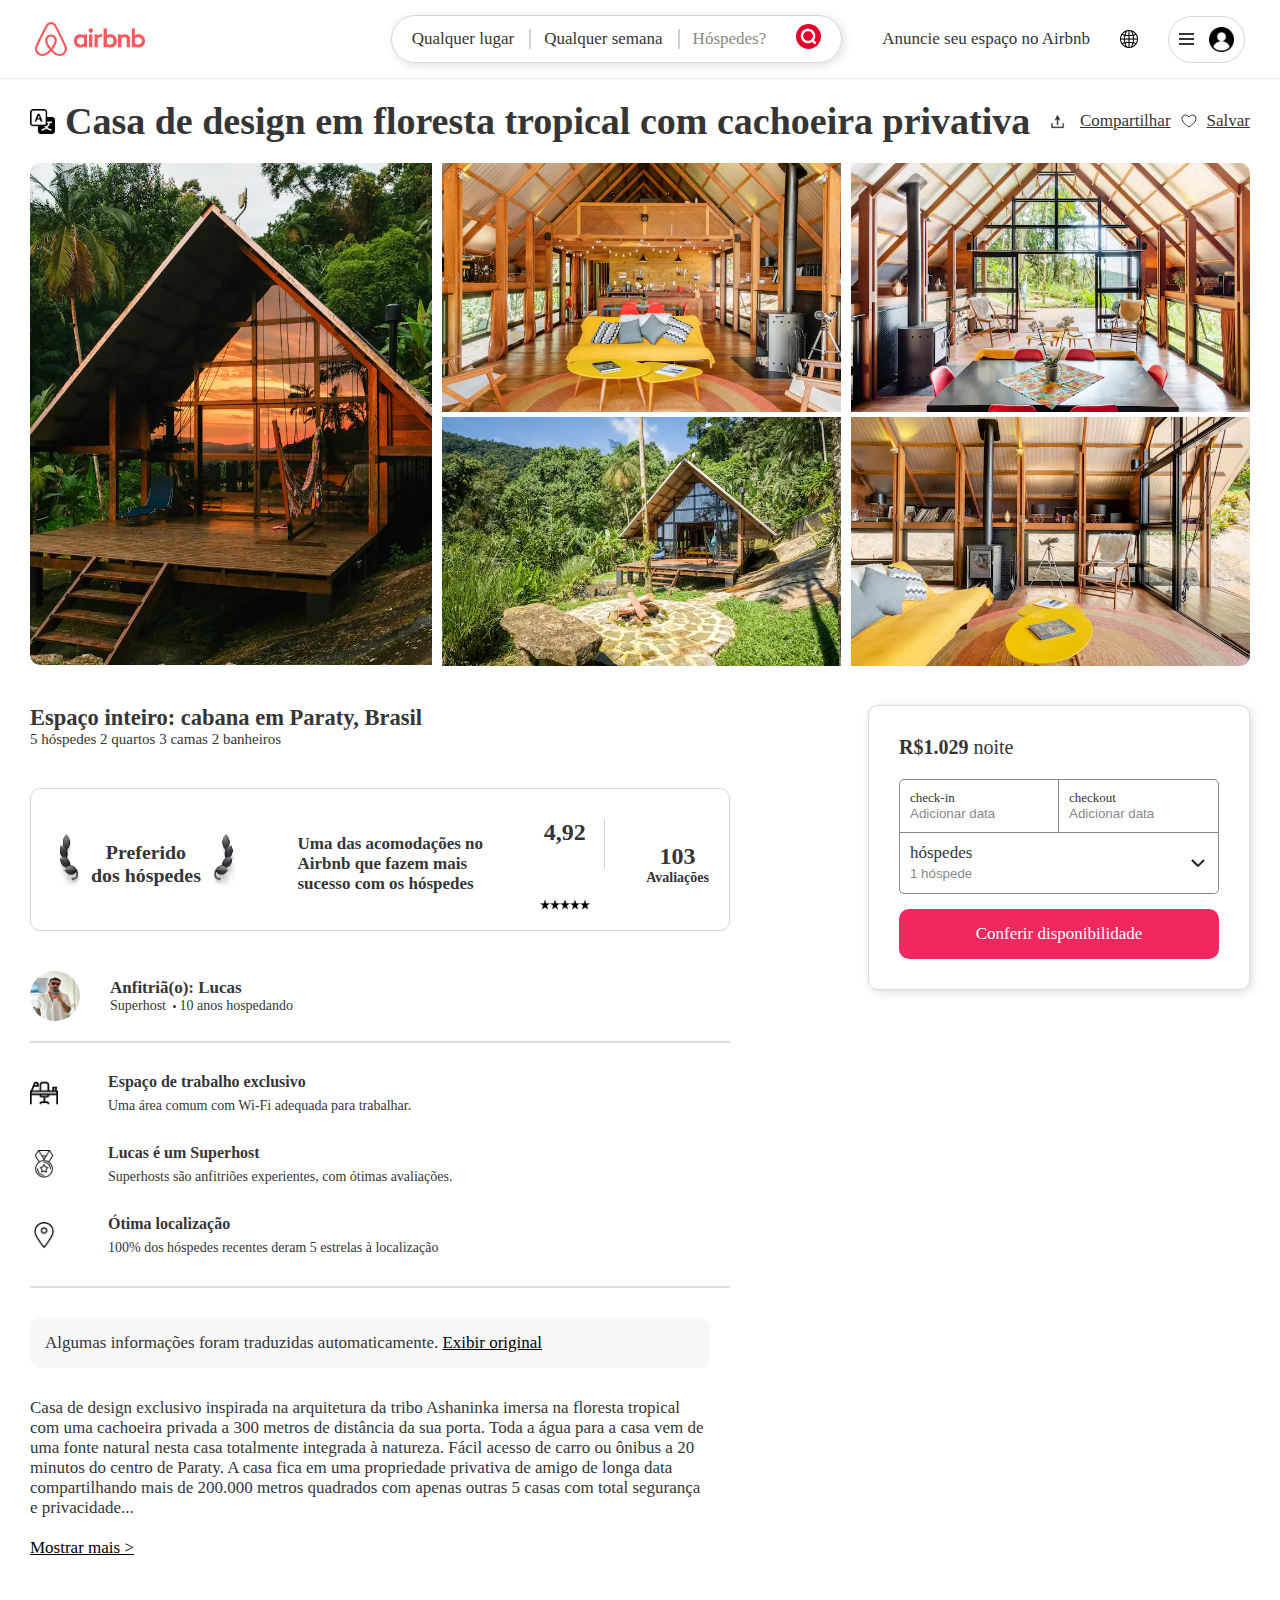
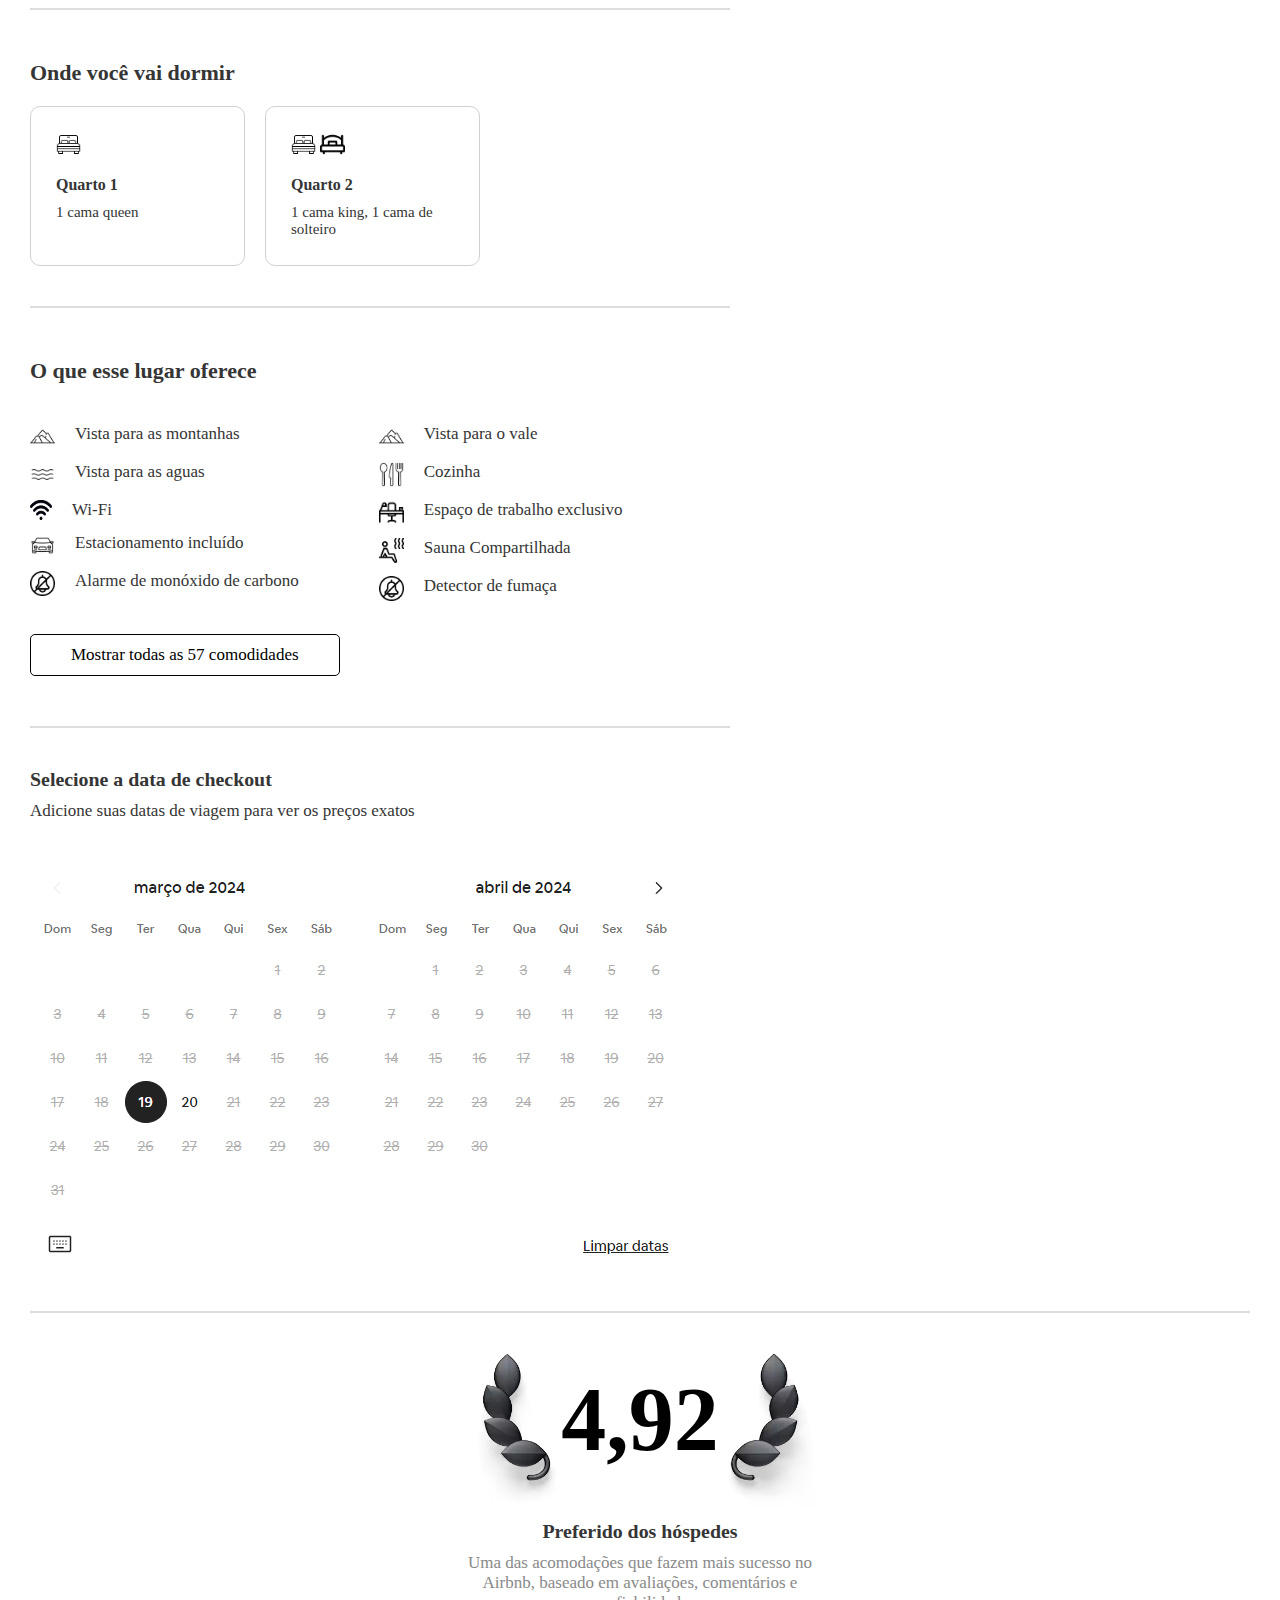
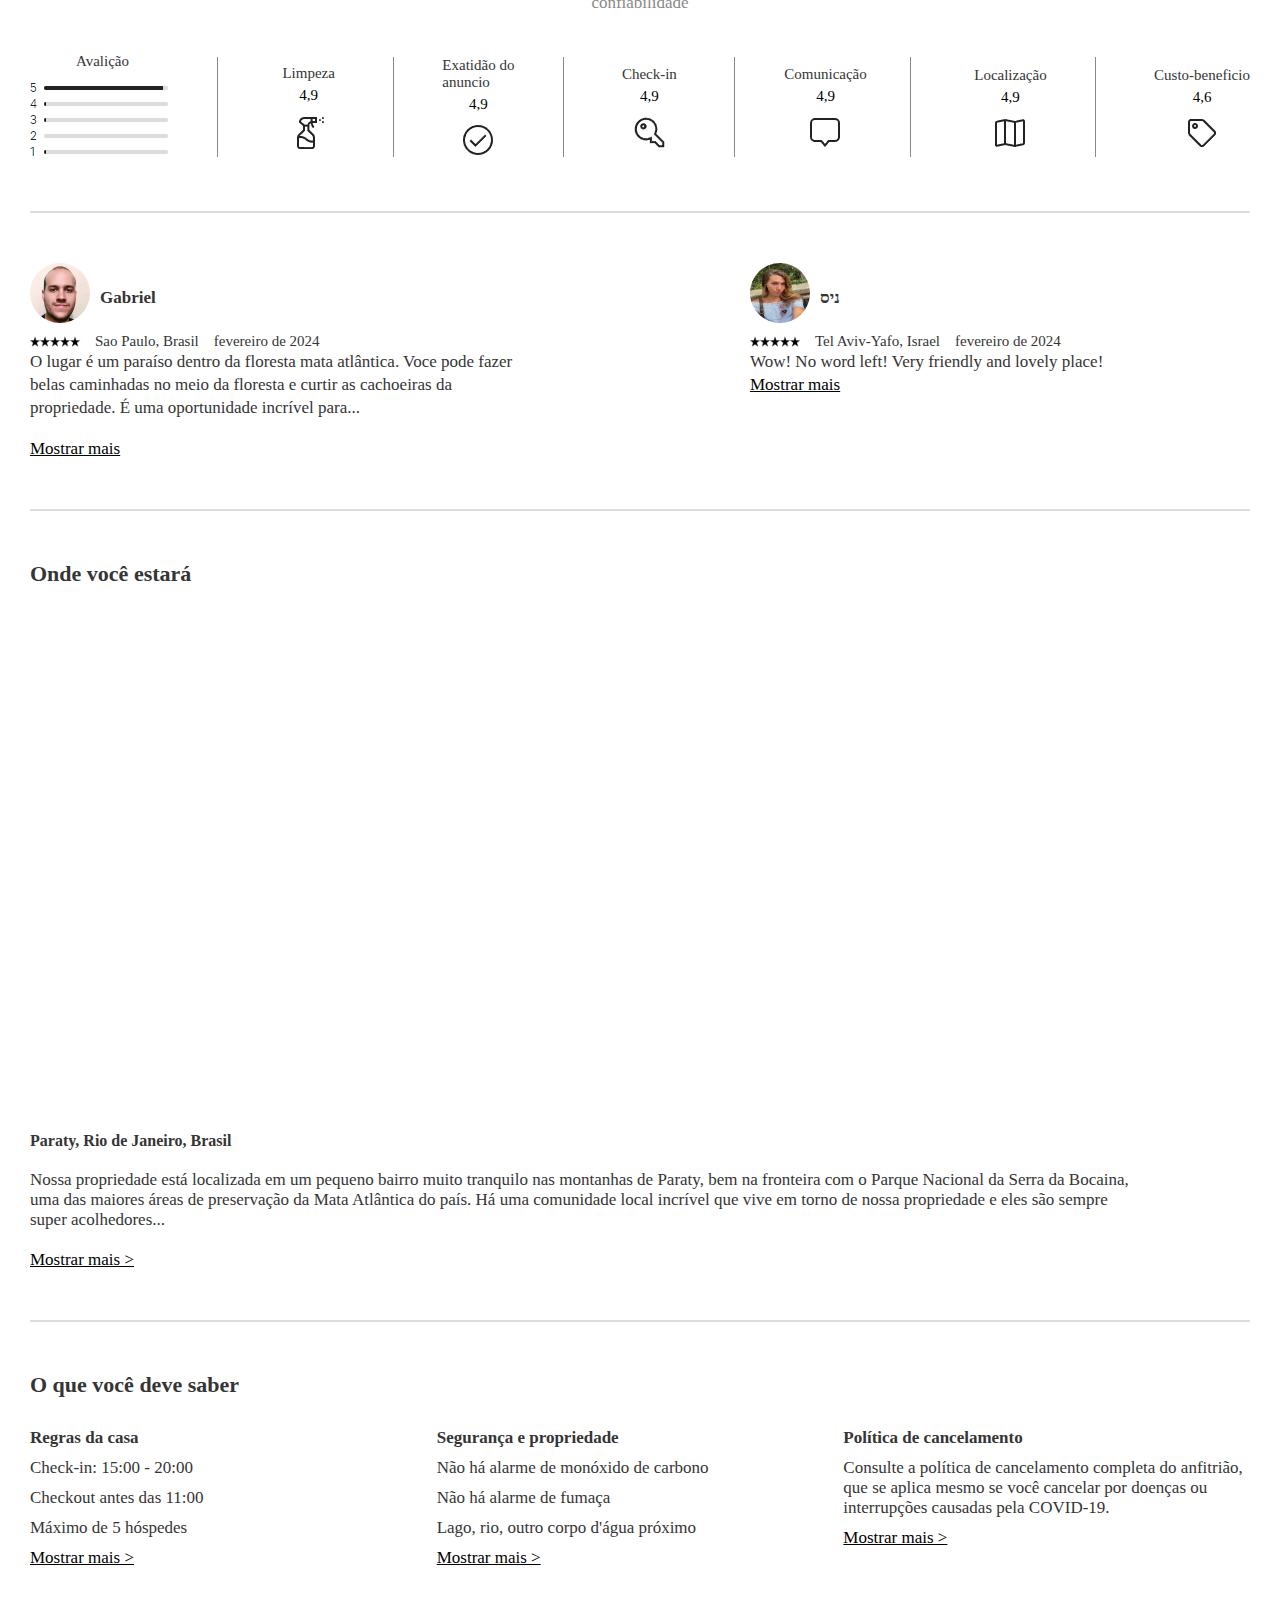
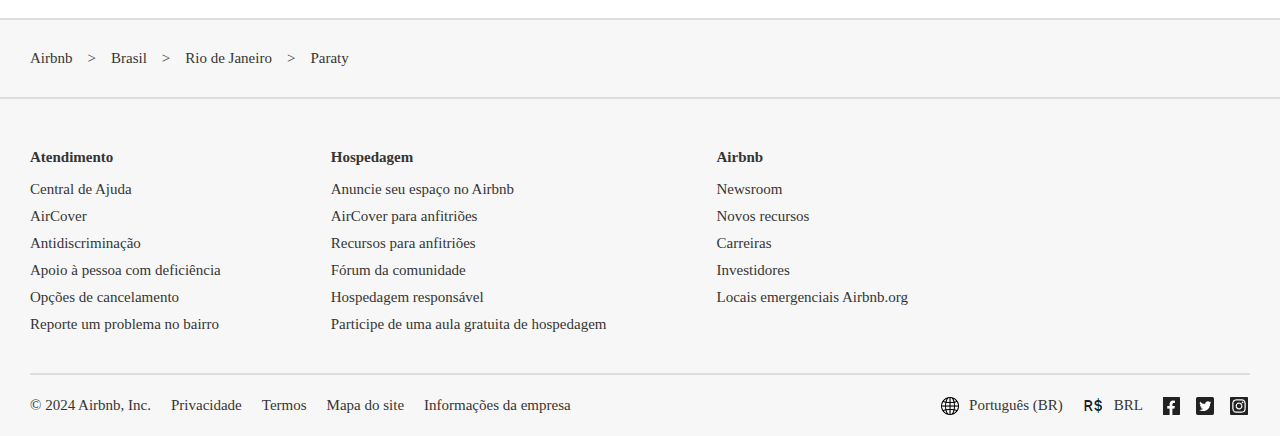
<file: index.html>
<!DOCTYPE html>
<html lang="en">
  <head>
    <meta charset="UTF-8" />
    <meta name="viewport" content="width=device-width, initial-scale=1.0" />
    <title id="titulo">Casa de design em floresta tropical</title>
    <link rel="icon" href="./imgs/aba.png" type="image/x-icon" />
    <link rel="stylesheet" href="./style.css" />
    <script src="javaScript.js" defer></script>
  </head>

  <body>
    <!-- ---------------------------------------INICIO HEADER ----------------------------- -->
    <header id="header">
      <img src="./imgs/logo.png" alt="logo" width="110px" />
      <div class="content-header">
        <div class="menu-content">
          <nav class="menu">
            <ul class="lista-menu">
              <li class="detalhe">
                <a href="">Qualquer lugar</a>
              </li>
              <li class="detalhe">
                <a href="">Qualquer semana</a>
              </li>
              <li class="hosp">
                <a href="">Hóspedes?</a>
              </li>
              <li>
                <a class="busca" href=""
                  ><img
                    class="busca"
                    src="./imgs/lupa.jpg"
                    alt="lupa"
                    width="25px"
                /></a>
              </li>
            </ul>
          </nav>
        </div>
        <div class="direita-content">
          <span><a href="">Anuncie seu espaço no Airbnb</a></span>
          <img src="./imgs/conexao.png" alt="conexao" width="18px" />
          <div class="login">
            <button class="hamburger"></button>
            <img src="./imgs/user.png" alt="user" width="25px" />
            <div id="hamburger-menu">
              <ul class="lista-menu-hamburger">
                <li><a href="#">Cadastrar-se</a></li>
                <li><a href="#">Entrar</a></li>
                <hr width="100%" color="#eeeee" />
                <li><a href="#">Cartões de presente</a></li>
                <li><a href="#">Anuncie seu espaço no Airbnb</a></li>
                <li><a href="#">Central de Ajuda</a></li>
              </ul>
            </div>
          </div>
        </div>
      </div>
    </header>
    <!-- --------------------------------------- FIM HEADER ----------------------------- -->

    <!-- ---------------------------------------INICIO TITULO ----------------------------- -->
    <section class="titulo-content">
      <div class="titulo">
        <div class="titulo-esquerda">
          <img src="./imgs/translate_icon.png" alt="tradutor" width="25px" />
          <h1>Casa de design em floresta tropical com cachoeira privativa</h1>
        </div>
        <div class="titulo-direita">
          <img src="./imgs/upload.jpg" alt="upload" width="25px" />
          <a href="">Compartilhar</a>
          <svg
            id="icone"
            xmlns="http://www.w3.org/2000/svg"
            viewBox="0 0 32 32"
            aria-hidden="true"
            role="presentation"
            focusable="false"
            style="
              display: block;
              fill: none;
              height: 16px;
              width: 16px;
              stroke: currentcolor;
              stroke-width: 2;
              overflow: visible;
            "
          >
            <path
              d="M16 28c7-4.73 14-10 14-17a6.98 6.98 0 0 0-7-7c-1.8 0-3.58.68-4.95 2.05L16 8.1l-2.05-2.05a6.98 6.98 0 0 0-9.9 0A6.98 6.98 0 0 0 2 11c0 7 7 12.27 14 17z"
            ></path>
          </svg>
          <a id="favoritar" href="">Salvar</a>
        </div>
      </div>
    </section>
    <!-- ---------------------------------------FIM TITULO ----------------------------- -->

    <!-- ---------------------------------------INICIO FOTOS ----------------------------- -->

    <section class="fotos">
      <div class="fotos-content">
        <span
          ><a id="myBtn" href="pages/slider.html"
            ><img
              class="foto-principal"
              src="imgs/principal.png"
              alt="foto da parte da frente da casa"
              width="100%"
              height="100%" /></a
        ></span>
        <div class="fotos-secundarias">
          <div>
            <span
              ><a href="pages/slider.html"
                ><img
                  class="foto2"
                  src="imgs/img_2.png"
                  alt="foto da sala de estar e cozinha"
                  width="100%"
                  height="249px" /></a
            ></span>
            <span
              ><a href="pages/slider.html"
                ><img
                  class="foto4"
                  src="imgs/img_3.png"
                  alt="area externa com fogueira"
                  width="100%"
                  height="249px" /></a
            ></span>
          </div>
          <div>
            <span
              ><a href="pages/slider.html"
                ><img
                  class="foto3"
                  src="imgs/img_4.png"
                  alt="interior da casa com mesa de jantar"
                  width="100%"
                  height="249px" /></a
            ></span>
            <span
              ><a id="myBtn" href="pages/slider.html" target="_self"
                ><img
                  class="foto5"
                  src="imgs/img_5.png"
                  alt="sala de estar com lareira"
                  width="100%"
                  height="249px" /></a
            ></span>
          </div>
        </div>
      </div>
    </section>
    <!-- ---------------------------------------FIM FOTOS ----------------------------- -->

    <!-- ---------------------------------------INICIO INFORMAÇÕES ----------------------------- -->
    <main id="main">
      <div class="main-content">
        <section id="informacoes">
          <div class="loc">
            <h2>Espaço inteiro: cabana em Paraty, Brasil</h2>
            <p id="comodos">5 hóspedes 2 quartos 3 camas 2 banheiros</p>
          </div>
          <div class="preferido">
            <div class="preferido-hospedes">
              <img
                src="./imgs/trevo_esquerdo.avif"
                alt="trevo"
                width="30px"
                height="60px"
              />
              <h3>
                Preferido <br />
                dos hóspedes
              </h3>
              <img
                src="./imgs/trevo_direito.avif"
                alt="trevo"
                width="30px"
                height="60px"
              />
            </div>
            <h4>
              Uma das acomodações no <br />
              Airbnb que fazem mais <br />
              sucesso com os hóspedes
            </h4>
            <div class="estrelas">
              <p id="avaliacao">4,92</p>
              <img
                src="./imgs/5_estrelas icon.png"
                alt="estrelas"
                width="50px"
              />
            </div>
            <div class="num-avaliacao">
              <p>103</p>
              <a>Avaliações</a>
            </div>
          </div>
        </section>
        <!-- ---------------------------------------FIM INFORMAÇÕES ----------------------------- -->

        <!-- ---------------------------------------INICIO ANFITRIÃO ----------------------------- -->
        <section id="anfitriao">
          <div class="anfitriao-content">
            <img
              class="img-anfitriao"
              src="./imgs/user_icon.webp"
              alt="user"
              width="50px"
              height="50px"
            />
            <div>
              <h4>Anfitriã(o): Lucas</h4>
              <p><span>Superhost </span> 10 anos hospedando</p>
            </div>
          </div>
          <hr color="#dddddd" />
          <div class="anfitriao-info">
            <div class="anfitriao-info1">
              <img
                src="./imgs/escritorio_icon.png"
                alt="escritorio"
                width="28px"
              />
              <div>
                <h4>Espaço de trabalho exclusivo</h4>
                <p>Uma área comum com Wi-Fi adequada para trabalhar.</p>
              </div>
            </div>
            <div class="anfitriao-info2">
              <img src="./imgs/medalha_icon.png" alt="medalha" width="28px" />
              <div>
                <h4>Lucas é um Superhost</h4>
                <p>
                  Superhosts são anfitriões experientes, com ótimas avaliações.
                </p>
              </div>
            </div>
            <div class="anfitriao-info3">
              <img src="./imgs/loc_icon.png" alt="loc" width="28px" />
              <div>
                <h4>Ótima localização</h4>
                <p>100% dos hóspedes recentes deram 5 estrelas à localização</p>
              </div>
            </div>
          </div>
        </section>
        <hr color="#dddddd" />
        <!-- ---------------------------------------FIM ANFITRIÃO ----------------------------- -->

        <!-- ---------------------------------------INICIO DISCRIÇÃO ----------------------------- -->
        <section class="discricao">
          <div class="discricao-traducao">
            <p>
              Algumas informações foram traduzidas automaticamente.
              <a href="">Exibir original</a>
            </p>
          </div>
          <div class="texto-discricao">
            <p>
              Casa de design exclusivo inspirada na arquitetura da tribo
              Ashaninka imersa na floresta tropical com uma cachoeira privada a
              300 metros de distância da sua porta. Toda a água para a casa vem
              de uma fonte natural nesta casa totalmente integrada à natureza.
              Fácil acesso de carro ou ônibus a 20 minutos do centro de Paraty.
              A casa fica em uma propriedade privativa de amigo de longa data
              compartilhando mais de 200.000 metros quadrados com apenas outras
              5 casas com total segurança e privacidade...
            </p>
          </div>
          <a href="">Mostrar mais > </a>
        </section>
        <hr color="#dddddd" />
        <!-- ---------------------------------------FIM DISCRIÇÃO ----------------------------- -->

        <!-- ---------------------------------------INICIO DORMIR ----------------------------- -->

        <section id="onde-dormir">
          <h3>Onde você vai dormir</h3>
          <div class="onde-dormir-quartos">
            <div class="quarto1">
              <img src="./imgs/cama icon.png" alt="cama" width="25px" />
              <h4>Quarto 1</h4>
              <p>1 cama queen</p>
            </div>
            <div class="quarto2">
              <div class="quarto2-img">
                <img src="./imgs/cama icon.png" alt="cama" width="25px" />
                <img
                  src="./imgs/cama_menor.png"
                  alt="cama menor"
                  width="25px"
                />
              </div>
              <h4>Quarto 2</h4>
              <p>1 cama king, 1 cama de</p>
              <p>solteiro</p>
            </div>
          </div>
        </section>
        <hr color="#dddddd" />
        <!-- ---------------------------------------FIM DORMIR ----------------------------- -->

        <!-- ---------------------------------------INICIO LUGAR OFERECE ----------------------------- -->

        <section id="lugar-oferece">
          <h3>O que esse lugar oferece</h3>
          <div class="comodidades-content">
            <div class="comodidades-esquerda">
              <div class="comodidades">
                <img
                  src="./imgs/montanha icon.png"
                  alt="montanha"
                  width="25px"
                />
                <p>Vista para as montanhas</p>
              </div>
              <div class="comodidades">
                <img src="./imgs/agua icon.png" alt="agua" width="25px" />
                <p>Vista para as aguas</p>
              </div>
              <div class="comodidades">
                <img src="./imgs/wifi icon.webp" alt="wifi" width="22px" />
                <p>Wi-Fi</p>
              </div>
              <div class="comodidades">
                <img src="./imgs/carro icon.png" alt="carro" width="25px" />
                <p>Estacionamento incluído</p>
              </div>
              <div class="comodidades">
                <img
                  src="./imgs/sem alarme icon.png"
                  alt="alarme"
                  width="25px"
                />
                <p>Alarme de monóxido de carbono</p>
              </div>
            </div>

            <div class="comodiades direita">
              <div class="comodidades">
                <img
                  src="./imgs/montanha icon.png"
                  alt="montanha"
                  width="25px"
                />
                <p>Vista para o vale</p>
              </div>
              <div class="comodidades">
                <img src="./imgs/talher icon.png" alt="talher" width="25px" />
                <p>Cozinha</p>
              </div>
              <div class="comodidades">
                <img
                  src="./imgs/escritorio_icon.png"
                  alt="escritorio"
                  width="25px"
                />
                <p>Espaço de trabalho exclusivo</p>
              </div>
              <div class="comodidades">
                <img src="./imgs/sauna icon.png" alt="sauna" width="25px" />
                <p>Sauna Compartilhada</p>
              </div>
              <div class="comodidades">
                <img
                  src="./imgs/sem alarme icon.png"
                  alt="alarme"
                  width="25px"
                />
                <p>Detector de fumaça</p>
              </div>
            </div>
          </div>
          <div class="todas-comodidades">
            <a href="">Mostrar todas as 57 comodidades</a>
          </div>
        </section>
        <hr color="#dddddd" />

        <!-- ---------------------------------------FIM LUGAR OFERECE ----------------------------- -->

        <!-- ---------------------------------------INICIO CALENDARIO ----------------------------- -->
        <section id="calendario">
          <div class="calendario-titulo">
            <h3>Selecione a data de checkout</h3>
            <p>Adicione suas datas de viagem para ver os preços exatos</p>
          </div>
          <img src="./imgs/calendario.png" alt="calendario" />
        </section>
      </div>
      <!-- ---------------------------------------FIM CALENDARIO ----------------------------- -->

      <!-- --------------------------- INICIO RESERVA ------------------------------  -->
      <article id="reserva">
        <div class="reserva-content">
          <div class="reserva-preco">
            <p><span id="preco">R$1.029</span> noite</p>
          </div>
          <div class="reserva-datas">
            <div class="reserva-adicionar-data">
              <div class="checkin">
                <p>check-in <br /></p>
                <button class="btn-adicionar-data">Adicionar data</button>
              </div>
              <div class="checkout">
                <p>checkout</p>
                <button class="btn-adicionar-data">Adicionar data</button>
              </div>
            </div>
            <div class="reserva-hospedes">
              <div>
                <p>hóspedes</p>
                <button class="btn-adicionar-data">1 hóspede</button>
              </div>
              <img src="./imgs/seta para baixo.png" alt="seta baixo" />
            </div>
          </div>
          <div class="reserva-conferir">
            <a href="">Conferir disponibilidade</a>
          </div>
        </div>
      </article>
    </main>

    <!-- --------------------------- FIM RESERVA ------------------------------  -->

    <!-- --------------------------- INICIO AVALIACAO DE SUCESSO ------------------------------  -->

    <section id="avaliacao-sucesso">
      <div class="avaliacao-sucesso-content">
        <hr color="#dddddd" />
        <div class="avaliacao-sucesso-avaliacao">
          <div class="avaliacao-sucesso-avaliacao-content">
            <img src="./imgs/trevo_esquerdo.avif" alt="trevo" width="110px" />
            <h1>4,92</h1>
            <img src="./imgs/trevo_direito.avif" alt="trevo" width="110px" />
          </div>
          <div class="avaliacao-sucesso-discricao">
            <h3>Preferido dos hóspedes</h3>
            <p>
              Uma das acomodações que fazem mais sucesso no Airbnb, baseado em
              avaliações, comentários e confiabilidade
            </p>
          </div>
        </div>

        <div class="avaliacao-sucesso-geral">
          <div class="avaliacao-sucesso-avaliacao-geral divisao-avalicao">
            <p>Avalição</p>
            <img src="./imgs/avaliacao geral.png" alt="avaliacao" />
          </div>
          <div class="avaliacao-sucesso-avaliacao-geral divisao">
            <p>Limpeza</p>
            <span>4,9</span>
            <img src="./imgs/limpeza icon.png" alt="limpeza" />
          </div>
          <div class="avaliacao-sucesso-avaliacao-geral divisao">
            <p>
              Exatidão do <br />
              anuncio
            </p>
            <span>4,9</span>
            <img src="./imgs/verificado icon.png" alt="verificado" />
          </div>
          <div class="avaliacao-sucesso-avaliacao-geral divisao">
            <p>Check-in</p>
            <span>4,9</span>
            <img src="./imgs/chave icon .png" alt="chave" />
          </div>
          <div class="avaliacao-sucesso-avaliacao-geral divisao">
            <p>Comunicação</p>
            <span>4,9</span>
            <img src="./imgs/conversa icon.png" alt="conversa" />
          </div>
          <div class="avaliacao-sucesso-avaliacao-geral divisao">
            <p>Localização</p>
            <span>4,9</span>
            <img src="./imgs/map icon.png" alt="map" />
          </div>
          <div class="avaliacao-sucesso-avaliacao-geral">
            <p>Custo-beneficio</p>
            <span>4,6</span>
            <img src="./imgs/custo beneficio icon.png" alt="custo beneficio" />
          </div>
        </div>
        <hr color="#dddddd" />
      </div>
    </section>

    <!-- --------------------------- FIM AVALICAO DE SUCESSO------------------------------  -->

    <!-- --------------------------- INICIO AVALIACOES ------------------------------  -->
    <section id="avaliacao">
      <div class="avaliacao-content">
        <div class="avaliacao-esquerda">
          <div class="avaliacao-titulo">
            <img
              src="./imgs/avalicao1.webp"
              alt="avaliacao"
              width="60px"
              height="60px"
            />
            <div id="tag-js"></div>
          </div>
          <div class="avaliacao-info" id="tag-js-companetes">
            <img src="./imgs/5_estrelas icon.png" alt="estrelas" width="50px" />
          </div>
          <div class="avaliacao-discricao">
            <div id="comentario1"></div>
          </div>
          <a id="" href="">Mostrar mais</a>
        </div>

        <div class="avalicao-direita">
          <div class="avaliacao-titulo">
            <img
              src="./imgs/avalicao2.webp"
              alt="avalicao"
              width="60px"
              height="60px"
            />
            <div id="tag-js2"></div>
          </div>
          <div class="avaliacao-info" id="tag-js-companetes2">
            <img src="./imgs/5_estrelas icon.png" alt="estrelas" width="50px" />
          </div>
          <div class="avaliacao-discricao">
            <div id="comentario2"></div>
            <a href="">Mostrar mais</a>
          </div>
        </div>
      </div>
    </section>
    <!-- --------------------------- FIM AVALIACOES ------------------------------  -->

    <!-- --------------------------- INICIO MAPA ------------------------------  -->
    <section id="onde-estara">
      <div class="localizacao-content">
        <hr color="#dddddd" />
        <div class="localizacao-titulo">
          <h3>Onde você estará</h3>
        </div>
        <div class="localizacao-mapa">
          <iframe
            src="https://www.google.com/maps/embed?pb=!1m10!1m8!1m3!1d10371.768194842893!2d-44.80080748431335!3d-23.207624989887574!3m2!1i1024!2i768!4f13.1!5e0!3m2!1spt-BR!2sbr!4v1710366249786!5m2!1spt-BR!2sbr"
            width="100%"
            height="490px"
            style="border: 0"
            allowfullscreen=""
            loading="lazy"
            referrerpolicy="no-referrer-when-downgrade"
          ></iframe>
        </div>
        <div class="localizacao-estado">
          <h4>Paraty, Rio de Janeiro, Brasil</h4>
        </div>
        <div class="localizacao-descricao">
          <p>
            Nossa propriedade está localizada em um pequeno bairro muito
            tranquilo nas montanhas de Paraty, bem na fronteira com o Parque
            Nacional da Serra da Bocaina, uma das maiores áreas de preservação
            da Mata Atlântica do país. Há uma comunidade local incrível que vive
            em torno de nossa propriedade e eles são sempre super acolhedores...
          </p>
        </div>
        <a href="">Mostrar mais > </a>
      </div>
    </section>

    <!-- --------------------------- FIM MAPA ------------------------------  -->

    <!-- -------------------- INICIO OQ VC DEVE SABER ----------------------  -->
    <section id="deve-saber">
      <div class="deve-saber-content">
        <hr color="#dddddd" />
        <div class="titulo-deve-saber">
          <h3>O que você deve saber</h3>
        </div>
        <div class="informacoes-gerais">
          <ul>
            <li>
              <strong>Regras da casa</strong>
            </li>
            <li>Check-in: 15:00 - 20:00</li>
            <li>Checkout antes das 11:00</li>
            <li>Máximo de 5 hóspedes</li>
            <li>
              <a href="#">Mostrar mais ></a>
            </li>
          </ul>
          <ul>
            <li>
              <strong>Segurança e propriedade</strong>
            </li>
            <li>Não há alarme de monóxido de carbono</li>
            <li>Não há alarme de fumaça</li>
            <li>Lago, rio, outro corpo d'água próximo</li>
            <li>
              <a href="#">Mostrar mais ></a>
            </li>
          </ul>
          <ul>
            <li>
              <strong>Política de cancelamento</strong>
            </li>
            <li>
              Consulte a política de cancelamento completa do anfitrião, que se
              aplica mesmo se você cancelar por doenças ou interrupções causadas
              pela COVID-19.
            </li>
            <li>
              <a href="#">Mostrar mais ></a>
            </li>
          </ul>
        </div>
      </div>
    </section>
    <!-- -------------------- FIM OQ VC DEVE SABER ----------------------  -->

    <!-- -------------------- INICIO FOOTER ----------------------  -->
    <footer id="footer">
      <hr color="#dddddd" />
      <div class="footer-content">
        <section class="footer-caminho">
          <p>Airbnb</p>
          >
          <p>Brasil</p>
          >
          <p>Rio de Janeiro</p>
          >
          <p>Paraty</p>
        </section>
      </div>
      <hr color="#dddddd" />
      <div class="footer-content">
        <div class="footer-links">
          <div class="footer-coluna-link">
            <p>Atendimento</p>
            <a href="">Central de Ajuda</a>
            <a href="">AirCover</a>
            <a href="">Antidiscriminação</a>
            <a href="">Apoio à pessoa com deficiência</a>
            <a href="">Opções de cancelamento</a>
            <a href="">Reporte um problema no bairro</a>
          </div>
          <div class="footer-coluna-link">
            <p>Hospedagem</p>
            <a href="">Anuncie seu espaço no Airbnb</a>
            <a href="">AirCover para anfitriões</a>
            <a href="">Recursos para anfitriões</a>
            <a href="">Fórum da comunidade</a>
            <a href="">Hospedagem responsável</a>
            <a href="">Participe de uma aula gratuita de hospedagem</a>
          </div>
          <div class="footer-coluna-link">
            <p>Airbnb</p>
            <a href="">Newsroom</a>
            <a href="">Novos recursos</a>
            <a href="">Carreiras</a>
            <a href="">Investidores</a>
            <a href="">Locais emergenciais Airbnb.org</a>
          </div>
        </div>
        <hr color="#dddddd" />
        <div class="footer-direitos">
          <div class="footer-direitos-info">
            <p>© 2024 Airbnb, Inc.</p>
            <a href="">Privacidade</a>
            <a href="">Termos</a>
            <a href="">Mapa do site</a>
            <a href="">Informações da empresa</a>
          </div>
          <div class="footer-direitos-links">
            <div class="footer-direitos-links-opc">
              <img src="./imgs/conexao.png" alt="conexao" width="18px" />
              <a href="">Português (BR) </a>
            </div>
            <div class="footer-direitos-links-opc">
              <img src="./imgs/brl.png" alt="brl" />
              <a href="">BRL</a>
            </div>
            <div class="footer-direitos-links-opc">
              <img src="./imgs/redes sociais.png" alt="redes" />
            </div>
          </div>
        </div>
      </div>
    </footer>
  </body>
</html>
</file>
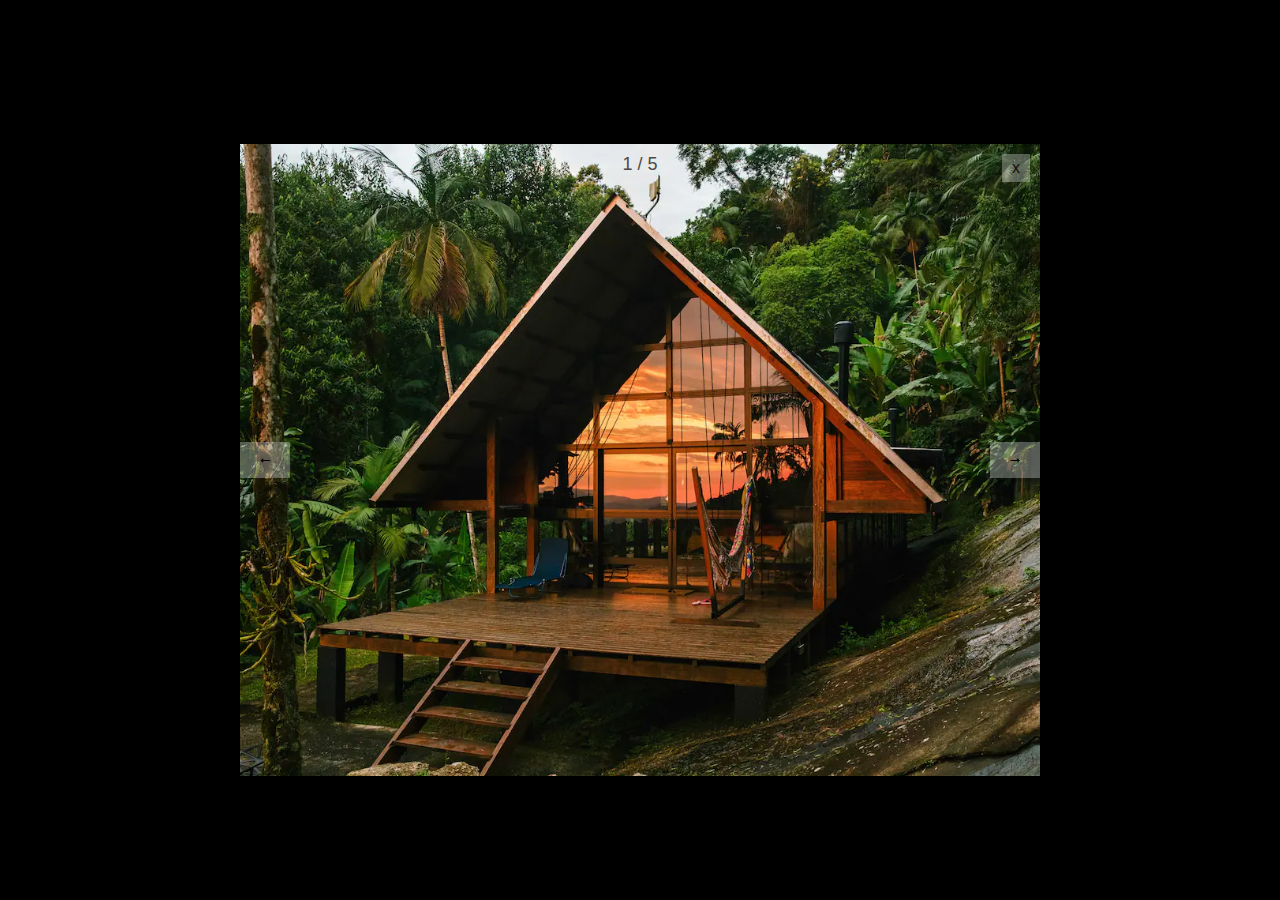
<file: pages/slider.html>
<!DOCTYPE html>
<html lang="en">
  <head>
    <meta charset="UTF-8" />
    <meta name="viewport" content="width=device-width, initial-scale=1.0" />
    <title>Carousel Centralizado</title>
    <link rel="stylesheet" href="/pages/slider.css" />
  </head>

  <body>
    <section class="carousel-container">
      <div id="slide-counter"></div>
      <div class="carousel">
        <div id="foto-principal" class="slide">
          <img
            src="/imgs/principal.png"
            alt="foto da parte da frente da casa"
          />
          <p></p>
        </div>
        <div id="slide2" class="slide">
          <img src="/imgs/img_2.png" alt="foto da sala de estar e cozinha" />
          <p id="texto-foto">texto foto 1</p>
        </div>
        <div class="slide">
          <img src="/imgs/img_3.png" alt="area externa com fogueira" />
        </div>
        <div class="slide">
          <img
            src="/imgs/img_4.png"
            alt="interior da casa com mesa de jantar"
          />
        </div>
        <div class="slide">
          <img src="/imgs/img_5.png" alt="sala de estar com lareira" />
        </div>
      </div>
      <div class="carousel-controls">
        <button id="bt-back" onclick="prevSlide()">⭠</button>
        <button onclick="nextSlide()">⭢</button>
      </div>
      <a id="close-btn" href="/index.html">x</a>
    </section>
  </body>
  <script src="/slider.js"></script>
</html>
</file>
<file: style.css>
/* ------------------ GERAL ----------------- */

@import url("https://fonts.googleapis.com/css2?family=Roboto:ital,wght@0,100;0,300;0,400;0,500;0,700;0,900;1,100;1,300;1,400;1,500;1,700;1,900&display=swap");

* {
  margin: 0;
  padding: 0;
  box-sizing: border-box;
  text-decoration: none;
  list-style: none;
  color: #353535;
}

body {
  font-size: 17px;
}

/* ----------------------- HEADER ------------------- */

#header {
  display: flex;
  justify-content: center;
  align-items: center;
  border-bottom: 1px solid rgb(233, 233, 233);
}

.content-header {
  padding-top: 15px;
  padding-bottom: 15px;
  width: 1100px;
  display: flex;
  justify-content: end;
  align-items: center;
  gap: 40px;
}

.menu-content {
  border: 1px solid rgb(214, 214, 214);
  padding: 8px 20px;
  border-bottom-right-radius: 50px;
  border-top-left-radius: 50px;
  border-start-end-radius: 50px;
  border-end-start-radius: 50px;
  box-shadow: 2px 2px 10px #dddddd;
}

.lista-menu {
  display: flex;
  gap: 30px;
  align-items: center;
}

.detalhe::after {
  content: " ";
  position: absolute;
  margin-left: 15px;
  width: 2px;
  height: 20px;
  background-color: rgb(209, 209, 209);
}
.hosp a {
  color: #888888;
}

.busca {
  border-radius: 100%;
}

.direita-content {
  display: flex;
  align-items: center;
  gap: 30px;
}

.login {
  padding: 10px;
  border: 1px solid rgb(214, 214, 214);
  border-bottom-right-radius: 50px;
  border-top-left-radius: 50px;
  border-start-end-radius: 50px;
  border-end-start-radius: 50px;
  display: flex;
  gap: 15px;
}

.hamburger {
  position: relative;
  top: 6px;
  border: none;
  background: none;
  border-top: 2px solid #353535;
  cursor: pointer;
  height: 2px;
}

#hamburger-menu {
  display: none;
  position: absolute;
  box-shadow: 5px 5px 10px #dddddd;
  background-color: #fff;
  top: 75px;
  border-radius: 10px;
  padding: 15px 15px;
  right: 345px;
  z-index: 100;
}

.lista-menu-hamburger {
  display: flex;
  flex-direction: column;
  gap: 20px;
}

.hamburger::before,
.hamburger::after {
  content: " ";
  display: block;
  width: 15px;
  height: 2px;
  background-color: #353535;
  margin-top: 3px;
}

/* ---------------------- TITULO -----------------  */

.titulo-content {
  display: flex;
  justify-content: center;
}

.titulo {
  margin-top: 20px;
  display: flex;
  width: 1220px;
  justify-content: space-between;
  color: #0000;
  margin-bottom: 20px;
}

.titulo-esquerda {
  display: flex;
  gap: 10px;
  align-items: center;
  font-size: 19px;
}

.titulo-direita {
  display: flex;
  align-items: center;
  gap: 10px;
  text-decoration: underline;
}

/* ------------------ FOTOS ------------------  */

.fotos {
  display: flex;
  justify-content: center;
}

.fotos-content {
  display: flex;
  width: 1220px;
  height: 502px;
  gap: 10px;
}

.foto-principal {
  border-top-left-radius: 10px;
  border-bottom-left-radius: 10px;
  object-fit: cover;
}

.foto3 {
  border-top-right-radius: 10px;
  object-fit: cover;
}

.foto2,
.foto4 {
  object-fit: cover;
}

.foto5 {
  border-bottom-right-radius: 10px;
  object-fit: cover;
}

.fotos-secundarias {
  display: flex;
  gap: 10px;
}


/* -------------------- INFORMAÇÔES ------------------ */
#main {
  width: 1220px;
  margin: auto;
  display: flex;
  margin-top: 40px;
  justify-content: space-between;
}

#informacoes {
  font-size: 17px;
  display: flex;
  width: 700px;
  flex-direction: column;
}

.preferido {
  display: flex;
  justify-content: space-between;
  border: 1px solid rgb(214, 214, 214);
  padding: 30px 20px 20px 20px;
  border-radius: 10px;
  align-items: center;
}

.preferido-hospedes {
  display: flex;
  gap: 10px;
  text-align: center;
  align-items: center;
}

.loc {
  font-size: 15px;
  margin-bottom: 40px;
}

.num-avaliacao,
.estrelas {
  font-size: 24px;
  font-weight: bold;
  display: flex;
  flex-direction: column;
  align-items: center;
}

.estrelas {
  gap: 3px;
}

.estrelas::before {
  content: " ";
  position: absolute;
  margin-left: 80px;
  width: 1px;
  height: 50px;
  background-color: rgb(209, 209, 209);
}

.num-avaliacao a {
  font-size: 14px;
}

/* ---------------------------- ANFITRIÃO ------------------------ */
#anfitriao {
  margin-top: 40px;
}

.anfitriao-content {
  align-items: center;
  display: flex;
  gap: 30px;
  margin-bottom: 20px;
}

.anfitriao-content p {
  font-size: 14px;
}
.anfitriao-content span {
  margin-right: 10px;
}

.anfitriao-content span::after {
  content: " ";
  position: absolute;
  background-color: #353535;
  width: 3px;
  height: 3px;
  border-radius: 100%;
  margin-top: 7px;
  margin-left: 3px;
}

.img-anfitriao {
  border-radius: 100%;
}

/* ---------------------------- ANFITRIÃO INFO ------------------------  */
.anfitriao-info {
  margin-top: 30px;
  display: flex;
  flex-direction: column;
  gap: 30px;
  margin-bottom: 30px;
}

.anfitriao-info1,
.anfitriao-info2,
.anfitriao-info3 {
  display: flex;
  align-items: center;
  gap: 50px;
}

.anfitriao-info1 h4,
.anfitriao-info2 h4,
.anfitriao-info3 h4 {
  font-size: 16px;
}

.anfitriao-info1 p,
.anfitriao-info2 p,
.anfitriao-info3 p {
  margin-top: 7px;
  font-size: 14px;
}

/* ---------------------------- TEXTO DISCRIÇÃO ------------------------  */
.discricao {
  margin-top: 30px;
  margin-bottom: 50px;
  width: 680px;
}

.discricao-traducao {
  margin-bottom: 30px;
  padding: 15px;
  background-color: #f7f7f7;
  border-radius: 10px;
}

.texto-discricao {
  margin-bottom: 20px;
}

.discricao a {
  color: black;
  text-decoration: underline;
}

/* ------------------------------ ONDE DORMIR ------------------------------ */

#onde-dormir h3 {
  margin: 50px 0px 20px 0px;
  font-size: 22px;
}

.onde-dormir-quartos {
  display: flex;
  gap: 20px;
}

.quarto1,
.quarto2 {
  font-size: 15px;
  width: 215px;
  height: 160px;
  border: 1px solid rgb(209, 209, 209);
  border-radius: 10px;
  padding: 25px 10px 30px 25px;
  margin-bottom: 40px;
}

.quarto1 h4,
.quarto2 h4 {
  font-size: 16px;
  margin-top: 15px;
  margin-bottom: 10px;
}

/* ----------------------------- LUGAR OFERECE -------------------------  */

#lugar-oferece h3 {
  font-size: 22px;
  margin: 50px 0px 40px 0px;
}

.comodidades-content {
  display: flex;
  gap: 80px;
}

.comodidades {
  display: flex;
  gap: 20px;
  margin-bottom: 13px;
}

.todas-comodidades {
  margin: 20px 0px 50px 0px;
}

.todas-comodidades a {
  color: #000000;
  display: inline-block;
  padding: 10px 40px;
  border: 1px solid #000000;
  border-radius: 5px;
}

/* ---------------------- CALENDARIO ------------------- */

#calendario {
  margin-bottom: 50px;
}

.calendario-titulo h3 {
  margin-bottom: 10px;
}
.calendario-titulo {
  margin: 40px 0px 30px 0px;
}

/* --------------------- RESERVA -------------------- */

.reserva-content {
  border: 1px solid #dbdbdb;
  border-radius: 10px;
  padding: 30px;
  box-shadow: 2px 2px 10px #dddddd;
}

.reserva-preco {
  margin-bottom: 20px;
  font-size: 20px;
}

.reserva-preco span {
  font-weight: bold;
}

.reserva-preco,
.btn-adicionar-data {
  border: none;
  background-color: white;
}

.reserva-datas {
  border: 1px solid #888888;
  border-radius: 5px;
  width: 320px;
}

.checkin {
  border-right: 1px solid #888888;
  width: 50%;
  font-size: 13px;
  padding: 10px 0px 10px 10px;
}

.checkout {
  font-size: 13px;
  width: 50%;
  padding: 10px 0px 10px 10px;
}

.reserva-hospedes {
  padding: 10px 0px 10px 10px;
  display: flex;
  justify-content: space-between;
  align-items: center;
}

.reserva-hospedes img {
  margin-right: 10px;
}

.checkout button,
.checkin button,
.reserva-hospedes button {
  color: #898989;
}

.reserva-adicionar-data {
  display: flex;
  border-bottom: 1px solid #888888;
}

.reserva-conferir {
  margin-top: 15px;
  background-color: #f1275f;
  padding: 15px 0px;
  text-align: center;
  border-radius: 10px;
}

.reserva-conferir a {
  color: #ffffff;
  font-size: 17;
}

/* -------------------- AVALIAÇÃO SUCESSO ------------------ */

#avaliacao-sucesso {
  margin-bottom: 50px;
}

.avaliacao-sucesso-content {
  margin: auto;
  width: 1220px;
}

.avaliacao-sucesso-avaliacao-content {
  display: flex;
  justify-content: center;
  margin-top: 40px;
}
.avaliacao-sucesso-avaliacao-content h1 {
  font-size: 90px;
  margin-top: 15px;
  color: black;
}

.avaliacao-sucesso-discricao {
  text-align: center;
  margin: auto;
  width: 350px;
  margin-bottom: 40px;
}

.avaliacao-sucesso-discricao p {
  color: #898989;
  margin-top: 10px;
}

.avaliacao-sucesso-geral {
  display: flex;
  justify-content: space-between;
}

.avaliacao-sucesso-avaliacao-geral {
  display: flex;
  flex-direction: column;
  justify-content: center;
  align-items: center;
  font-size: 15px;
  margin-bottom: 50px;
}

.avaliacao-sucesso-avaliacao-geral span {
  color: #000000;
  margin-top: 5px;
}

.avaliacao-sucesso-avaliacao-geral img {
  margin-top: 10px;
}

.divisao::after {
  content: " ";
  position: absolute;
  display: block;
  margin-left: 170px;
  width: 1px;
  height: 100px;
  background-color: #898989;
}

.divisao-avalicao::after {
  content: " ";
  position: absolute;
  display: block;
  margin-left: 230px;
  width: 1px;
  height: 100px;
  background-color: #898989;
}

/* --------------------- LOCALIZAÇÃO -------------------- */

.localizacao-content {
  margin: auto;
  width: 1220px;
}

.localizacao-content a {
  color: black;
  text-decoration: underline;
}

.localizacao-titulo h3 {
  font-size: 22px;
  margin-bottom: 20px;
  margin-top: 50px;
}

.localizacao-mapa {
  margin-bottom: 30px;
}

.localizacao-estado {
  font-size: 16px;
  margin-bottom: 20px;
}

.localizacao-descricao {
  width: 1100px;
  font-size: 16x;
  margin-bottom: 20px;
}

/* --------------------- DEVE SABER -------------------- */
#deve-saber {
  margin-top: 50px;
  margin-bottom: 50px;
}

.deve-saber-content {
  width: 1220px;
  margin: auto;
}

.titulo-deve-saber h3 {
  font-size: 22px;
  margin-bottom: 30px;
  margin-top: 50px;
}

.informacoes-gerais {
  display: flex;
  justify-content: space-between;
}

.informacoes-gerais ul {
  display: flex;
  flex-direction: column;
  flex: 1;
  gap: 10px;
}

.informacoes-gerais a {
  color: black;
  text-decoration: underline;
}

/* ------------------------ AVALIÇÃO -------------------- */

#avaliacao {
  margin-bottom: 50px;
}

.avaliacao-content {
  width: 1220px;
  margin: auto;
  display: flex;
  justify-content: space-between;
}

.avaliacao-titulo {
  display: flex;
  align-items: center;
  gap: 10px;
}

.avaliacao-titulo img {
  border-radius: 100%;
  margin-bottom: 10px;
}

.avaliacao-esquerda,
.avalicao-direita {
  width: 500px;
}
.avaliacao-esquerda a,
.avalicao-direita a {
  color: #000000;
  text-decoration: underline;
}

.avaliacao-info {
  display: flex;
  gap: 15px;
  align-items: center;
  font-size: 15px;
}

.avaliacao-info span {
  margin-left: 5px;
  color: #dbdbdb;
  font-size: 14px;
}

.avaliacao-discricao {
  line-height: 23px;
  margin-bottom: 20px;
}

/* --------------------------------- FOOTER -------------------- */

#footer {
  background-color: #f7f7f7;
  font-size: 15px;
}

.footer-content {
  width: 1220px;
  margin: auto;
}

.footer-caminho {
  display: flex;
  gap: 15px;
  padding: 30px 0px;
}

.footer-coluna-link {
  display: flex;
  flex-direction: column;
}

.footer-coluna-link p {
  margin-bottom: 15px;
  font-weight: bold;
}

.footer-coluna-link a {
  margin-bottom: 10px;
}

.footer-links {
  margin-top: 50px;
  display: flex;
  gap: 110px;
  margin-bottom: 30px;
}

.footer-coluna-link a:hover {
  text-decoration: underline;
}

.footer-direitos {
  display: flex;
  padding: 20px 0px;
  justify-content: space-between;
}
.footer-direitos-info {
  display: flex;
  align-items: center;
  gap: 20px;
}

.footer-direitos-info a:hover {
  text-decoration: underline;
}

.footer-direitos-links {
  display: flex;
  gap: 20px;
  align-items: center;
}

.footer-direitos-links-opc {
  display: flex;
  gap: 10px;
  align-items: center;
}
#icone path.favorited {
  fill: #ff385c;
}
.invisible-button {
  background: none;
  border: none;
  padding: 0;
  margin: 0;
  cursor: pointer;
  position: absolute; /* Para posicionar o botão sobre a imagem */
}
/*criando modal*/
.modal {
  display: none; /* Oculta o modal por padrão */
  position: fixed; /* Mantém o modal fixo na tela */
  z-index: 1; /* Coloca o modal acima de todos os outros elementos */
  left: 0;
  top: 0;
  width: 100%;
  height: 100%;
  overflow: auto; /* Permite rolar a página quando o modal estiver aberto */
  background-color: rgb(0,0,0); /* Cor de fundo preta com transparência */
  background-color: rgba(0,0,0,0.4); /* Cor de fundo preta com 40% de transparência */
}

/* Estilos para o conteúdo do modal */
.modal-content {
  background-color: #fefefe; /* Cor de fundo do conteúdo do modal */
  margin: 15% auto; /* Centraliza o modal verticalmente e o coloca 15% do topo da janela */
  padding: 20px;
  border: 1px solid #888;
  width: 80%; /* Largura do modal */
}

/* Estilo para o botão de fechar */
.close {
  color: #aaa;
  float: right;
  font-size: 28px;
  font-weight: bold;
}

/* Estilo para o botão de fechar (quando o mouse passa por cima) */
.close:hover,
.close:focus {
  color: black;
  text-decoration: none;
  cursor: pointer;
}
</file>
<file: pages/slider.css>
body {
    display: flex;
    justify-content: center;
    align-items: center;
    height: 100vh;
    margin: 0;
    font-family: Arial, sans-serif;
    background-color: black;
    position: relative;
  }

  .carousel-container {
    position: relative;
    width: 80%;
    max-width: 800px;
    margin-top: 20px; 
    overflow: hidden;
  }

  .carousel {
    display: flex;
    transition: transform 0.5s ease;
  }

  .slide {
    min-width: 100%;
  }

  img {
    width: 100%;
    height: 100%;
    object-fit: cover;
  }

  .carousel-controls {
    display: flex;
    justify-content: space-between;
    position: absolute;
    top: 50%;
    left: 0;
    right: 0;
    transform: translateY(-50%);
  }

  .carousel-controls button {
    padding: 10px 20px;
    background-color: rgba(255, 255, 255, 0.3);
    color:rgb(5, 4, 4);
    border: none;
    cursor: pointer;
  }

  #close-btn {
    position: absolute;
    top: 10px;
    right: 10px;
    padding: 5px 10px;
    background-color: rgba(255, 255, 255, 0.3);
    color: #151111;
    border: none;
    cursor: pointer;
    text-decoration: none;
  }

  #slide-counter {
    position: absolute;
    top: 10px;
    left: 50%;
    transform: translateX(-50%);
    color: #4e4949;
    font-size: 18px;
    z-index: 1; 
  }

  #texto-foto {
    display: flex;
    color: #fff;
    justify-content: center;
    align-items: center;
    margin-top: 60px;
  }
</file>
